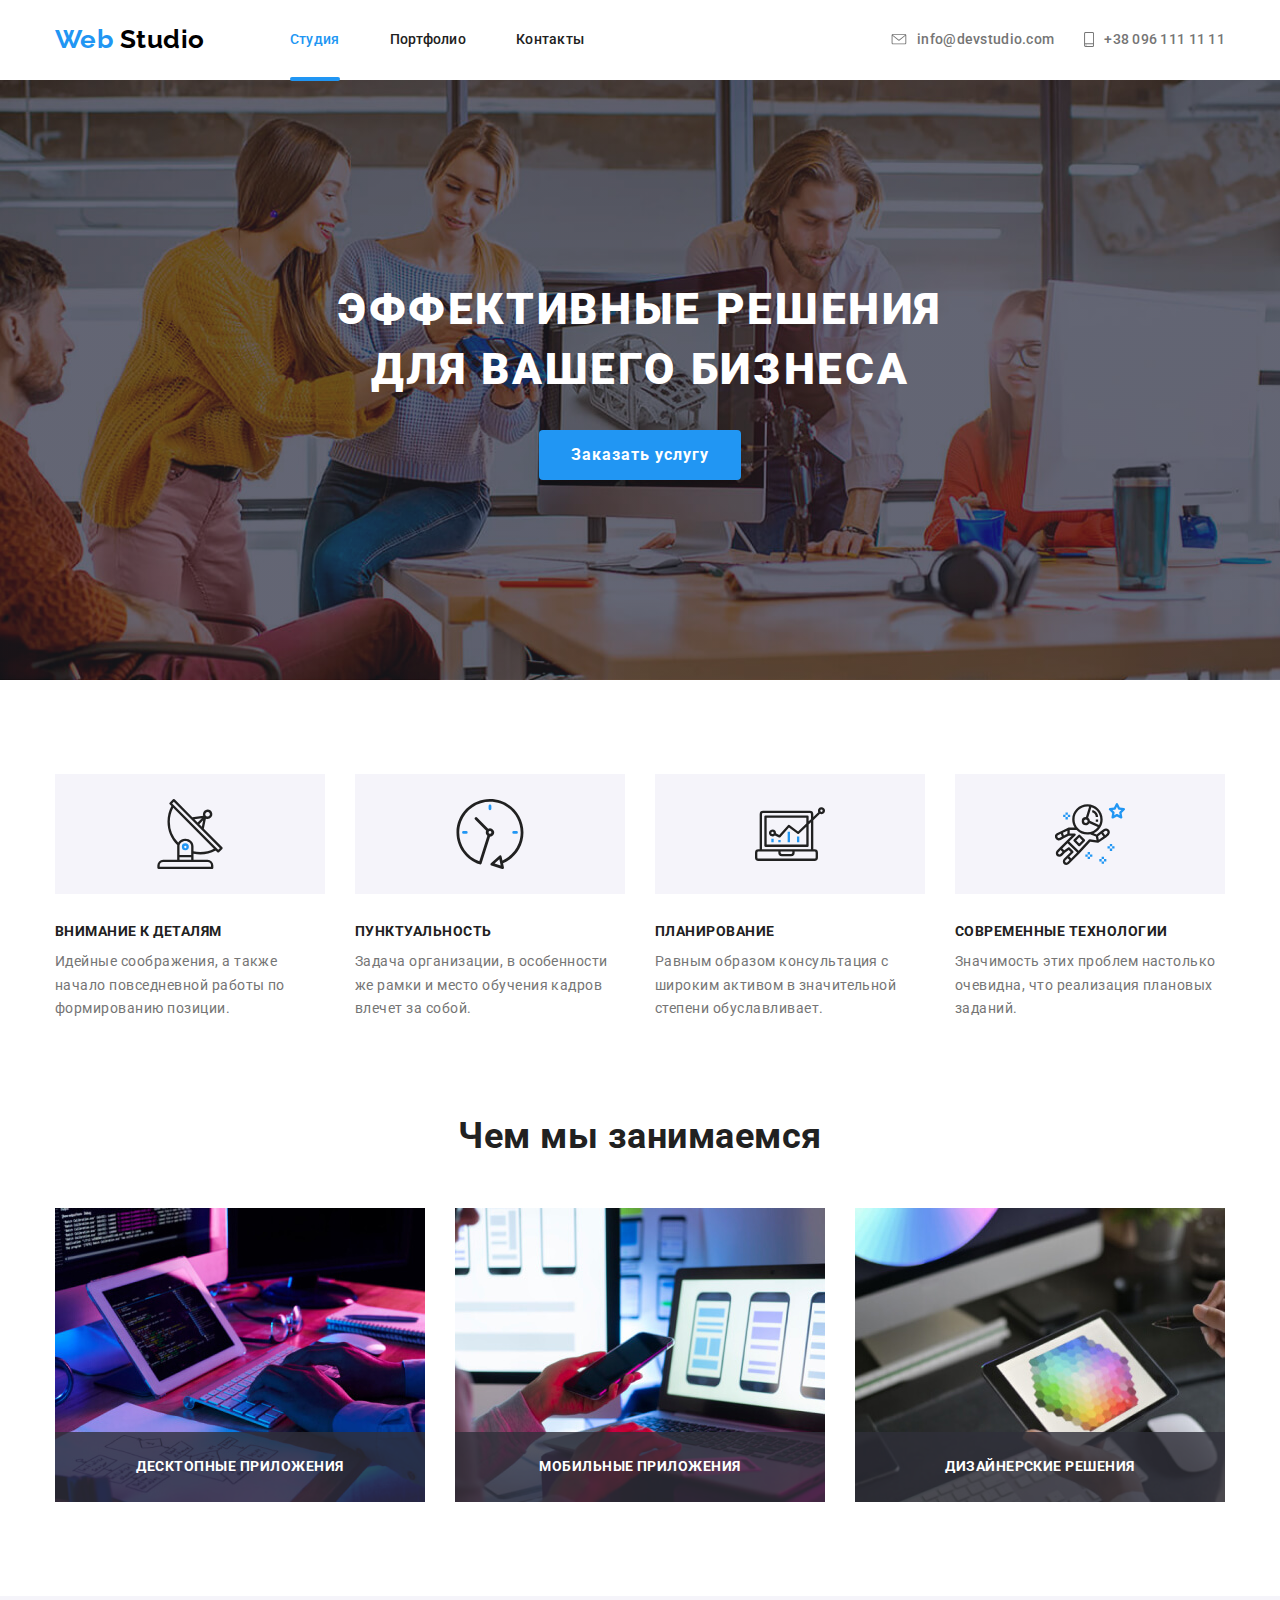
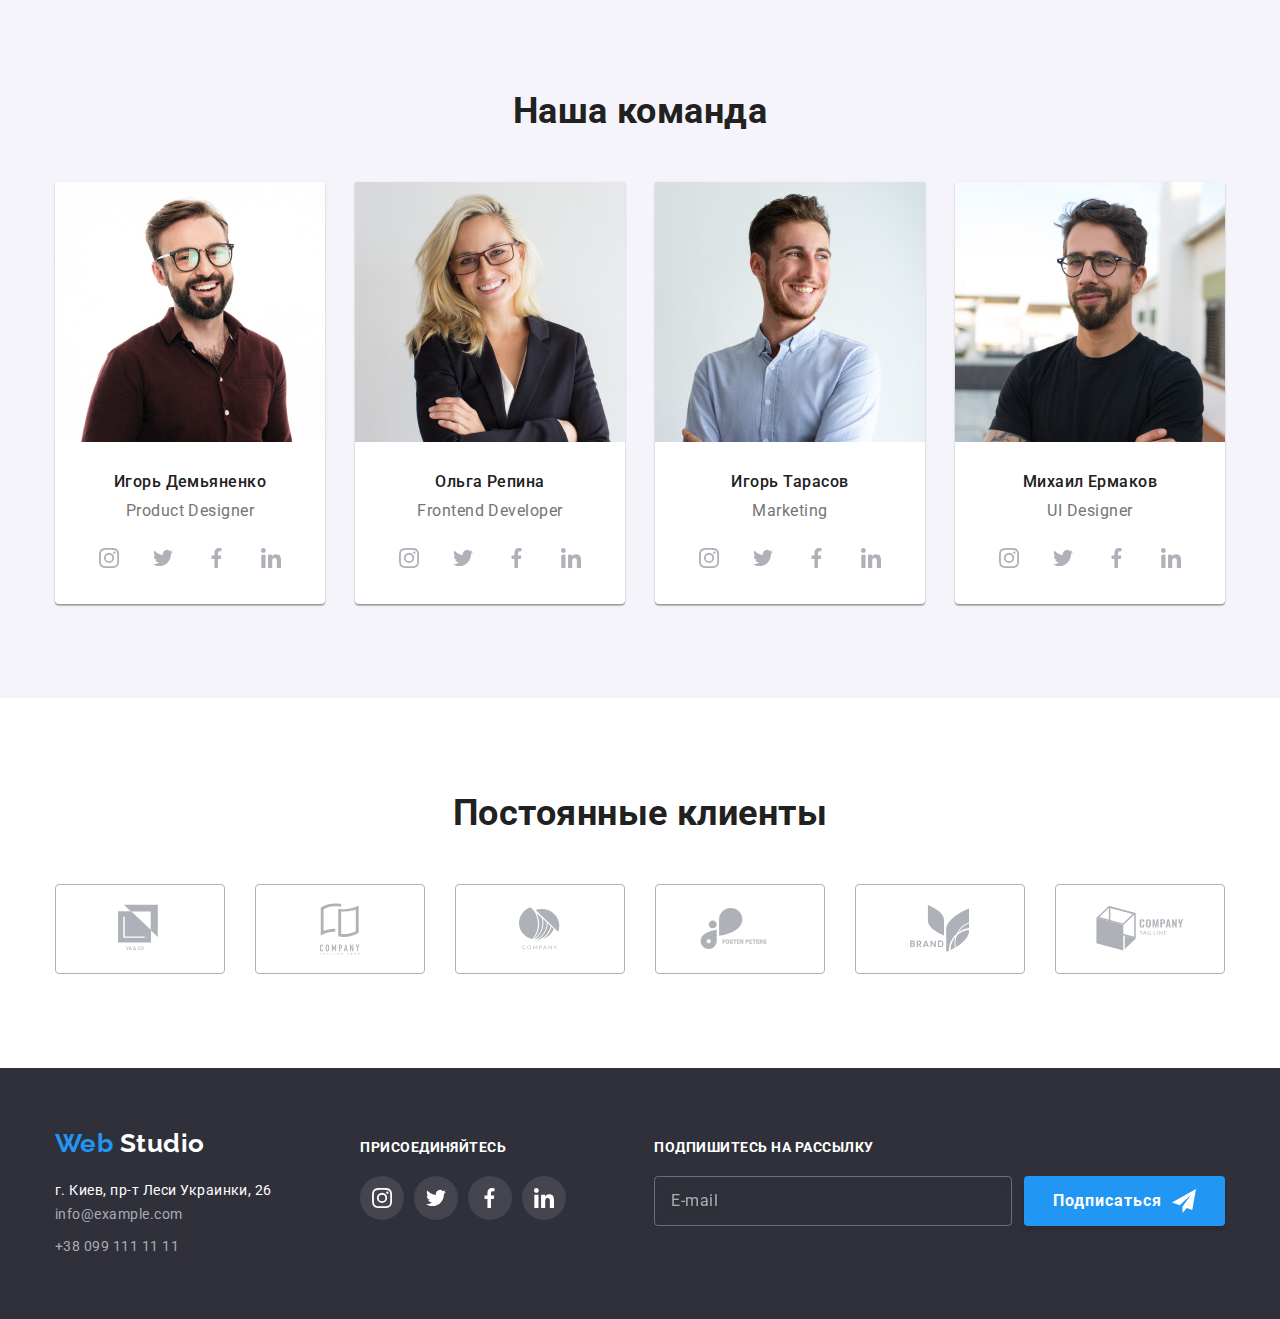
<file: index.html>
<!DOCTYPE html>
<html lang="ru">
  <head>
    <meta charset="UTF-8" />
    <meta name="viewport" content="width=device-width, initial-scale=1.0" />
    <title>Web Studio</title>
    <link
      href="https://fonts.googleapis.com/css2?family=Raleway:wght@700&family=Roboto:wght@400;500;700;900&display=swap"
      rel="stylesheet"
    />

    <link rel="stylesheet" href="./css/main.min.css" />
  </head>

  <body>
    <!--header-->
    <header class="header">
      <div class="container">
        <a class="webstudio link" href="./index.html" lang="en"
          ><span class="web">Web</span> Studio</a
        >
        <button
          type="button"
          class="menu"
          aria-expanded="false"
          aria-controls="menu-container"
          data-menu-button
        >
          <svg
            class="icon-menu"
            width="40"
            height="40"
            aria-label="Переключатель мобильного меню"
          >
            <use class="icon-menu-nav" href="./img/sprite.svg#icon-menu"></use>
            <use
              class="icon-close-nav"
              href="./img/sprite.svg#icon-close-nav"
            ></use>
          </svg>
        </button>

        <div class="menu-container" id="menu-container" data-menu>
          <ul class="site-nav-list list">
            <li class="item">
              <a
                class="link current"
                href="./index.html"
                aria-label="Перейти на главную страницу"
                >Студия</a
              >
            </li>
            <li class="item">
              <a
                class="link"
                href="./portfolio.html"
                aria-label="Перейти на страницу Портфолио"
                >Портфолио</a
              >
            </li>
            <li class="item">
              <a
                class="link"
                href="#contacts"
                aria-label="Перейти на страницу Контакты"
                >Контакты</a
              >
            </li>
          </ul>

          <ul class="header-contacts list">
            <li class="item">
              <a
                class="link"
                href="mailto:info@devstudio.com"
                aria-label="Отправить письмо"
              >
                <svg
                  class="header-contacts-icon envelope"
                  width="16"
                  height="11"
                >
                  <use href="./img/sprite.svg#icon-envelope"></use>
                </svg>
                info@devstudio.com</a
              >
            </li>
            <li>
              <a class="link" href="tel:+380961111111" aria-label="Позвонить">
                <svg class="header-contacts-icon" width="10" height="15">
                  <use href="./img/sprite.svg#icon-smartphone"></use></svg
                >+38 096 111 11 11</a
              >
            </li>
          </ul>

          <!-- </div> -->
        </div>
      </div>
    </header>

    <!--main-->
    <main class="main">
      <!--hero-section-->
      <section class="section hero">
        <!-- <div class="container"> -->
        <h1 class="hero-title">
          Эффективные решения <br />
          для вашего бизнеса
        </h1>
        <button data-modal-open class="modal-btn">Заказать услугу</button>
        <!-- </div> -->
      </section>

      <!-- section1-features-->
      <section class="section features">
        <div class="container">
          <h2 class="section-title" hidden>Особенности</h2>
          <ul class="features list">
            <li class="item">
              <div class="features-bg">
                <svg class="features-icon">
                  <use href="./img/sprite.svg#icon-antenna"></use>
                </svg>
              </div>
              <h3 class="title">Внимание к деталям</h3>
              <p class="description">
                Идейные соображения, а также начало повседневной работы по
                формированию позиции.
              </p>
            </li>
            <li class="item">
              <div class="features-bg">
                <svg class="features-icon">
                  <use href="./img/sprite.svg#icon-clock"></use>
                </svg>
              </div>
              <h3 class="title">Пунктуальность</h3>
              <p class="description">
                Задача организации, в особенности же рамки и место обучения
                кадров влечет за собой.
              </p>
            </li>
            <li class="item">
              <div class="features-bg">
                <svg class="features-icon">
                  <use href="./img/sprite.svg#icon-diagram"></use>
                </svg>
              </div>
              <h3 class="title">Планирование</h3>
              <p class="description">
                Равным образом консультация с широким активом в значительной
                степени обуславливает.
              </p>
            </li>
            <li class="item">
              <div class="features-bg">
                <svg class="features-icon">
                  <use href="./img/sprite.svg#icon-astronaut"></use>
                </svg>
              </div>
              <h3 class="title">Современные технологии</h3>
              <p class="description">
                Значимость этих проблем настолько очевидна, что реализация
                плановых заданий.
              </p>
            </li>
          </ul>
        </div>
      </section>

      <!--section2-skills-->
      <section class="section skills">
        <div class="container">
          <h2 class="section-title">Чем мы занимаемся</h2>
          <ul class="skills list">
            <li class="item">
              <picture>
                <source
                  srcset="
                    ./img/skills/laptop1.jpg 1x,
                    ./img/skills/laptop2.jpg 2x
                  "
                />

                <img
                  src="./img/skills/laptop1.jpg"
                  alt="Десктопные приложения"
                />
              </picture>
              <h3 class="title">Десктопные приложения</h3>
            </li>
            <li class="item">
              <picture>
                <source
                  srcset="
                    ./img/skills/mobile1.jpg 1x,
                    ./img/skills/mobile2.jpg 2x
                  "
                />

                <img
                  src="./img/skills/mobile1.jpg"
                  alt="Мобильные приложения"
                />
              </picture>
              <h3 class="title">Мобильные приложения</h3>
            </li>
            <li class="item">
              <picture>
                <source
                  srcset="
                    ./img/skills/design1.jpg 1x,
                    ./img/skills/design2.jpg 2x
                  "
                />

                <img
                  src="./img/skills/design1.jpg"
                  alt="Десктопные приложения"
                />
              </picture>
              <h3 class="title">Дизайнерские решения</h3>
            </li>
          </ul>
        </div>
      </section>

      <!--section3-team-->
      <section class="section team">
        <div class="container">
          <h2 class="section-title">Наша команда</h2>
          <ul class="team list">
            <li class="item">
              <picture>
                <source
                  srcset="
                    ./img/team/team1-mob1.jpg 1x,
                    ./img/team/team1-mob2.jpg 2x
                  "
                  media="(max-width: 767px)"
                />
                <source
                  srcset="
                    ./img/team/team1-desk1.jpg 1x,
                    ./img/team/team1-desk2.jpg 2x
                  "
                  media="(min-width: 1200px)"
                />
                <source
                  srcset="
                    ./img/team/team1-tab1.jpg 1x,
                    ./img/team/team1-tab2.jpg 2x
                  "
                  media="(min-width: 768px)"
                />

                <img src="./img/team/team1-tab1.jpg" alt="Игорь Демьяненко" />
              </picture>

              <div class="team-info">
                <h3 class="team-member">Игорь Демьяненко</h3>
                <p class="description" lang="en">Product Designer</p>
                <ul class="soc-netw-list list">
                  <li class="soc-netw">
                    <a class="link" href="" aria-label="Сcылка на Instagram">
                      <svg class="soc-icon">
                        <use href="./img/sprite.svg#icon-inst"></use>
                      </svg>
                    </a>
                  </li>
                  <li class="soc-netw">
                    <a class="link" href="" aria-label="Сcылка на Twitter">
                      <svg class="soc-icon">
                        <use href="./img/sprite.svg#icon-twitter"></use>
                      </svg>
                    </a>
                  </li>
                  <li class="soc-netw">
                    <a class="link" href="" aria-label="Сcылка на Facebook">
                      <svg class="soc-icon">
                        <use href="./img/sprite.svg#icon-fb"></use>
                      </svg>
                    </a>
                  </li>
                  <li class="soc-netw">
                    <a class="link" href="" aria-label="Сcылка на Linkedin">
                      <svg class="soc-icon">
                        <use href="./img/sprite.svg#icon-linkedin"></use>
                      </svg>
                    </a>
                  </li>
                </ul>
              </div>
            </li>
            <li class="item">
              <picture>
                <source
                  srcset="
                    ./img/team/team2-mob1.jpg 1x,
                    ./img/team/team2-mob2.jpg 2x
                  "
                  media="(max-width: 767px)"
                />
                <source
                  srcset="
                    ./img/team/team2-desk1.jpg 1x,
                    ./img/team/team2-desk2.jpg 2x
                  "
                  media="(min-width: 1200px)"
                />
                <source
                  srcset="
                    ./img/team/team2-tab1.jpg 1x,
                    ./img/team/team2-tab2.jpg 2x
                  "
                  media="(min-width: 768px)"
                />

                <img src="./img/team/team2-tab1.jpg" alt="Ольга Репина" />
              </picture>
              <div class="team-info">
                <h3 class="team-member">Ольга Репина</h3>
                <p class="description" lang="en">Frontend Developer</p>
                <ul class="soc-netw-list list">
                  <li class="soc-netw">
                    <a class="link" href="" aria-label="Сcылка на Instagram"
                      ><svg class="soc-icon">
                        <use href="./img/sprite.svg#icon-inst"></use></svg
                    ></a>
                  </li>
                  <li class="soc-netw">
                    <a class="link" href="" aria-label="Сcылка на Twitter"
                      ><svg class="soc-icon">
                        <use href="./img/sprite.svg#icon-twitter"></use></svg
                    ></a>
                  </li>
                  <li class="soc-netw">
                    <a class="link" href="" aria-label="Сcылка на Facebook"
                      ><svg class="soc-icon">
                        <use href="./img/sprite.svg#icon-fb"></use></svg
                    ></a>
                  </li>
                  <li class="soc-netw">
                    <a class="link" href="" aria-label="Сcылка на Linkedin"
                      ><svg class="soc-icon">
                        <use href="./img/sprite.svg#icon-linkedin"></use></svg
                    ></a>
                  </li>
                </ul>
              </div>
            </li>
            <li class="item">
              <picture>
                <source
                  srcset="
                    ./img/team/team3-mob1.jpg 1x,
                    ./img/team/team3-mob2.jpg 2x
                  "
                  media="(max-width: 767px)"
                />
                <source
                  srcset="
                    ./img/team/team3-desk1.jpg 1x,
                    ./img/team/team3-desk2.jpg 2x
                  "
                  media="(min-width: 1200px)"
                />
                <source
                  srcset="
                    ./img/team/team3-tab1.jpg 1x,
                    ./img/team/team3-tab2.jpg 2x
                  "
                  media="(min-width: 768px)"
                />

                <img src="./img/team/team3-tab1.jpg" alt="Игорь Тарасов" />
              </picture>
              <div class="team-info">
                <h3 class="team-member">Игорь Тарасов</h3>
                <p class="description" lang="en">Marketing</p>
                <ul class="soc-netw-list list">
                  <li class="soc-netw">
                    <a class="link" href="" aria-label="Сcылка на Instagram"
                      ><svg class="soc-icon">
                        <use href="./img/sprite.svg#icon-inst"></use></svg
                    ></a>
                  </li>
                  <li class="soc-netw">
                    <a class="link" href="" aria-label="Сcылка на Twitter"
                      ><svg class="soc-icon">
                        <use href="./img/sprite.svg#icon-twitter"></use></svg
                    ></a>
                  </li>
                  <li class="soc-netw">
                    <a class="link" href="" aria-label="Сcылка на Facebook"
                      ><svg class="soc-icon">
                        <use href="./img/sprite.svg#icon-fb"></use></svg
                    ></a>
                  </li>
                  <li class="soc-netw">
                    <a class="link" href="" aria-label="Сcылка на Linkedin">
                      <svg class="soc-icon">
                        <use href="./img/sprite.svg#icon-linkedin"></use></svg
                    ></a>
                  </li>
                </ul>
              </div>
            </li>

            <li class="item">
              <picture>
                <source
                  srcset="
                    ./img/team/team4-mob1.jpg 1x,
                    ./img/team/team4-mob2.jpg 2x
                  "
                  media="(max-width: 767px)"
                />
                <source
                  srcset="
                    ./img/team/team4-desk1.jpg 1x,
                    ./img/team/team4-desk2.jpg 2x
                  "
                  media="(min-width: 1200px)"
                />
                <source
                  srcset="
                    ./img/team/team4-tab1.jpg 1x,
                    ./img/team/team4-tab2.jpg 2x
                  "
                  media="(min-width: 768px)"
                />

                <img src="./img/team/team4-tab1.jpg" alt="Михаил Ермаков" />
              </picture>
              <div class="team-info">
                <h3 class="team-member">Михаил Ермаков</h3>
                <p class="description" lang="en">UI Designer</p>
                <ul class="soc-netw-list list">
                  <li class="soc-netw">
                    <a class="link" href="" aria-label="Сcылка на Instagram"
                      ><svg class="soc-icon">
                        <use href="./img/sprite.svg#icon-inst"></use></svg
                    ></a>
                  </li>
                  <li class="soc-netw">
                    <a class="link" href="" aria-label="Сcылка на Twitter"
                      ><svg class="soc-icon">
                        <use href="./img/sprite.svg#icon-twitter"></use></svg
                    ></a>
                  </li>
                  <li class="soc-netw">
                    <a class="link" href="" aria-label="Сcылка на Facebook"
                      ><svg class="soc-icon">
                        <use href="./img/sprite.svg#icon-fb"></use></svg
                    ></a>
                  </li>
                  <li class="soc-netw">
                    <a class="link" href="" aria-label="Сcылка на Linkedin"
                      ><svg class="soc-icon">
                        <use href="./img/sprite.svg#icon-linkedin"></use></svg
                    ></a>
                  </li>
                </ul>
              </div>
            </li>
          </ul>
        </div>
      </section>

      <!--section4-clients-->
      <section class="section clients">
        <div class="container">
          <h2 class="section-title">Постоянные клиенты</h2>
          <ul class="clients list">
            <li class="item">
              <a
                class="link"
                href=""
                aria-label="Перейти на сайт компании - постоянного клиента"
              >
                <svg class="clients-icon" width="44" height="52">
                  <use href="./img/sprite.svg#icon-logo1"></use>
                </svg>
              </a>
            </li>
            <li class="item">
              <a
                class="link"
                href=""
                aria-label="Перейти на сайт компании - постоянного клиента"
              >
                <svg class="clients-icon" width="40" height="52">
                  <use href="./img/sprite.svg#icon-logo2"></use>
                </svg>
              </a>
            </li>
            <li class="item">
              <a
                class="link"
                href=""
                aria-label="Перейти на сайт компании - постоянного клиента"
              >
                <svg class="clients-icon" width="41" height="43">
                  <use href="./img/sprite.svg#icon-logo3"></use>
                </svg>
              </a>
            </li>
            <li class="item">
              <a
                class="link"
                href=""
                aria-label="Перейти на сайт компании - постоянного клиента"
              >
                <svg class="clients-icon" width="80" height="42">
                  <use href="./img/sprite.svg#icon-logo4"></use>
                </svg>
              </a>
            </li>
            <li class="item">
              <a
                class="link"
                href=""
                aria-label="Перейти на сайт компании - постоянного клиента"
              >
                <svg class="clients-icon" width="59" height="47">
                  <use href="./img/sprite.svg#icon-logo5"></use>
                </svg>
              </a>
            </li>
            <li class="item">
              <a
                class="link"
                href=""
                aria-label="Перейти на сайт компании - постоянного клиента"
              >
                <svg class="clients-icon" width="88" height="45">
                  <use href="./img/sprite.svg#icon-logo6"></use>
                </svg>
              </a>
            </li>
          </ul>
        </div>
      </section>
      <!-- </div> -->
    </main>

    <!--footer-->
    <footer class="footer">
      <div class="container footer-container">
        <div class="wrapper-address" id="contacts">
          <a class="webstudio link" href="./index.html" lang="en"
            ><span class="web">Web</span> Studio</a
          >
          <address class="address">
            г. Киев, пр-т Леси Украинки, 26
            <ul class="footer-contacts list">
              <li class="item">
                <a
                  class="link"
                  href="mailto:info@example.com"
                  aria-label="Отправить письмо"
                  >info@example.com</a
                >
              </li>
              <li>
                <a class="link" href="tel:+380991111111" aria-label="Позвонить"
                  >+38 099 111 11 11</a
                >
              </li>
            </ul>
          </address>
        </div>
        <div class="wrapper-join-in">
          <p class="join-in">присоединяйтесь</p>
          <ul class="soc-netw-list list">
            <li class="soc-netw footer-link">
              <a class="link" href="" aria-label="Сcылка на Instagram"
                ><svg class="soc-icon-footer">
                  <use href="./img/sprite.svg#icon-inst"></use></svg
              ></a>
            </li>
            <li class="soc-netw footer-link">
              <a class="link" href="" aria-label="Сcылка на Twitter"
                ><svg class="soc-icon-footer">
                  <use href="./img/sprite.svg#icon-twitter"></use></svg
              ></a>
            </li>
            <li class="soc-netw footer-link">
              <a class="link" href="" aria-label="Сcылка на Facebook"
                ><svg class="soc-icon-footer">
                  <use href="./img/sprite.svg#icon-fb"></use></svg
              ></a>
            </li>
            <li class="soc-netw footer-link">
              <a class="link" href="" aria-label="Сcылка на Linkedin"
                ><svg class="soc-icon-footer">
                  <use href="./img/sprite.svg#icon-linkedin"></use></svg
              ></a>
            </li>
          </ul>
        </div>
        <div class="wrapper-subscribe">
          <p class="subscribe">Подпишитесь на рассылку</p>

          <form class="subscribe-form">
            <input
              class="subscribe-form-input"
              type="email"
              name="user-email"
              placeholder="E-mail"
            />
            <button type="submit" class="form-btn">
              Подписаться
              <svg class="form-btn-icon" width="24" height="24">
                <use href="./img/sprite.svg#icon-icon-send"></use>
              </svg>
            </button>
          </form>
        </div>
      </div>
    </footer>

    <!--modal window  -->
    <div class="backdrop is-hidden" data-modal>
      <!-- <div class="modal"> -->
      <form class="modal-form">
        <p class="modal-text">Оставьте свои данные, мы вам перезвоним</p>
        <button type="button" class="close-btn" data-modal-close>
          <svg class="close-btn-icon" width="18" height="18">
            <use href="./img/sprite.svg#icon-close"></use>
          </svg>
        </button>
        <label class="form-field">
          <input
            class="modal-form-input"
            type="text"
            name="user-name"
            placeholder=" "
            required
            minlength="2"
          />
          <span class="label">Имя</span>
          <svg class="modal-form-icon">
            <use href="./img/sprite.svg#icon-name"></use>
          </svg>
        </label>
        <label class="form-field">
          <input
            class="modal-form-input"
            type="tel"
            name="user-tel"
            placeholder=" "
            required
            pattern="[0-9]{3}-[0-9]{3}-[0-9]{2}-[0-9]{2}"
          />
          <span class="label">Телефон</span>
          <svg class="modal-form-icon">
            <use href="./img/sprite.svg#icon-tel"></use>
          </svg>
        </label>
        <label class="form-field">
          <input
            class="modal-form-input"
            type="email"
            name="user-email"
            placeholder=" "
          />
          <span class="label">Почта</span>
          <svg class="modal-form-icon">
            <use href="./img/sprite.svg#icon-email"></use>
          </svg>
        </label>
        <label class="form-field comment">
          <textarea
            class="comment-form-input"
            name="user-comment"
            placeholder="Введите текст"
          ></textarea>
          <span class="label">Комментарий</span>
        </label>
        <label class="checkbox-label"
          ><input
            class="checkbox"
            type="checkbox"
            name="user-agreement"
            value="user-agreement"
          />
          <svg class="icon-check" width="15" height="15">
            <use href="./img/sprite.svg#icon-icon-check"></use>
          </svg>
          <span class="agreement-text"
            >Соглашаюсь с рассылкой и принимаю
            <a class="agreement-link" href="">Условия договора</a></span
          ></label
        >
        <button type="submit" class="send-btn">Отправить</button>
      </form>
    </div>
    <!-- </div> -->
    <script src="./js/modal.js"></script>
    <script src="./js/menu.js"></script>
  </body>
</html>
</file>
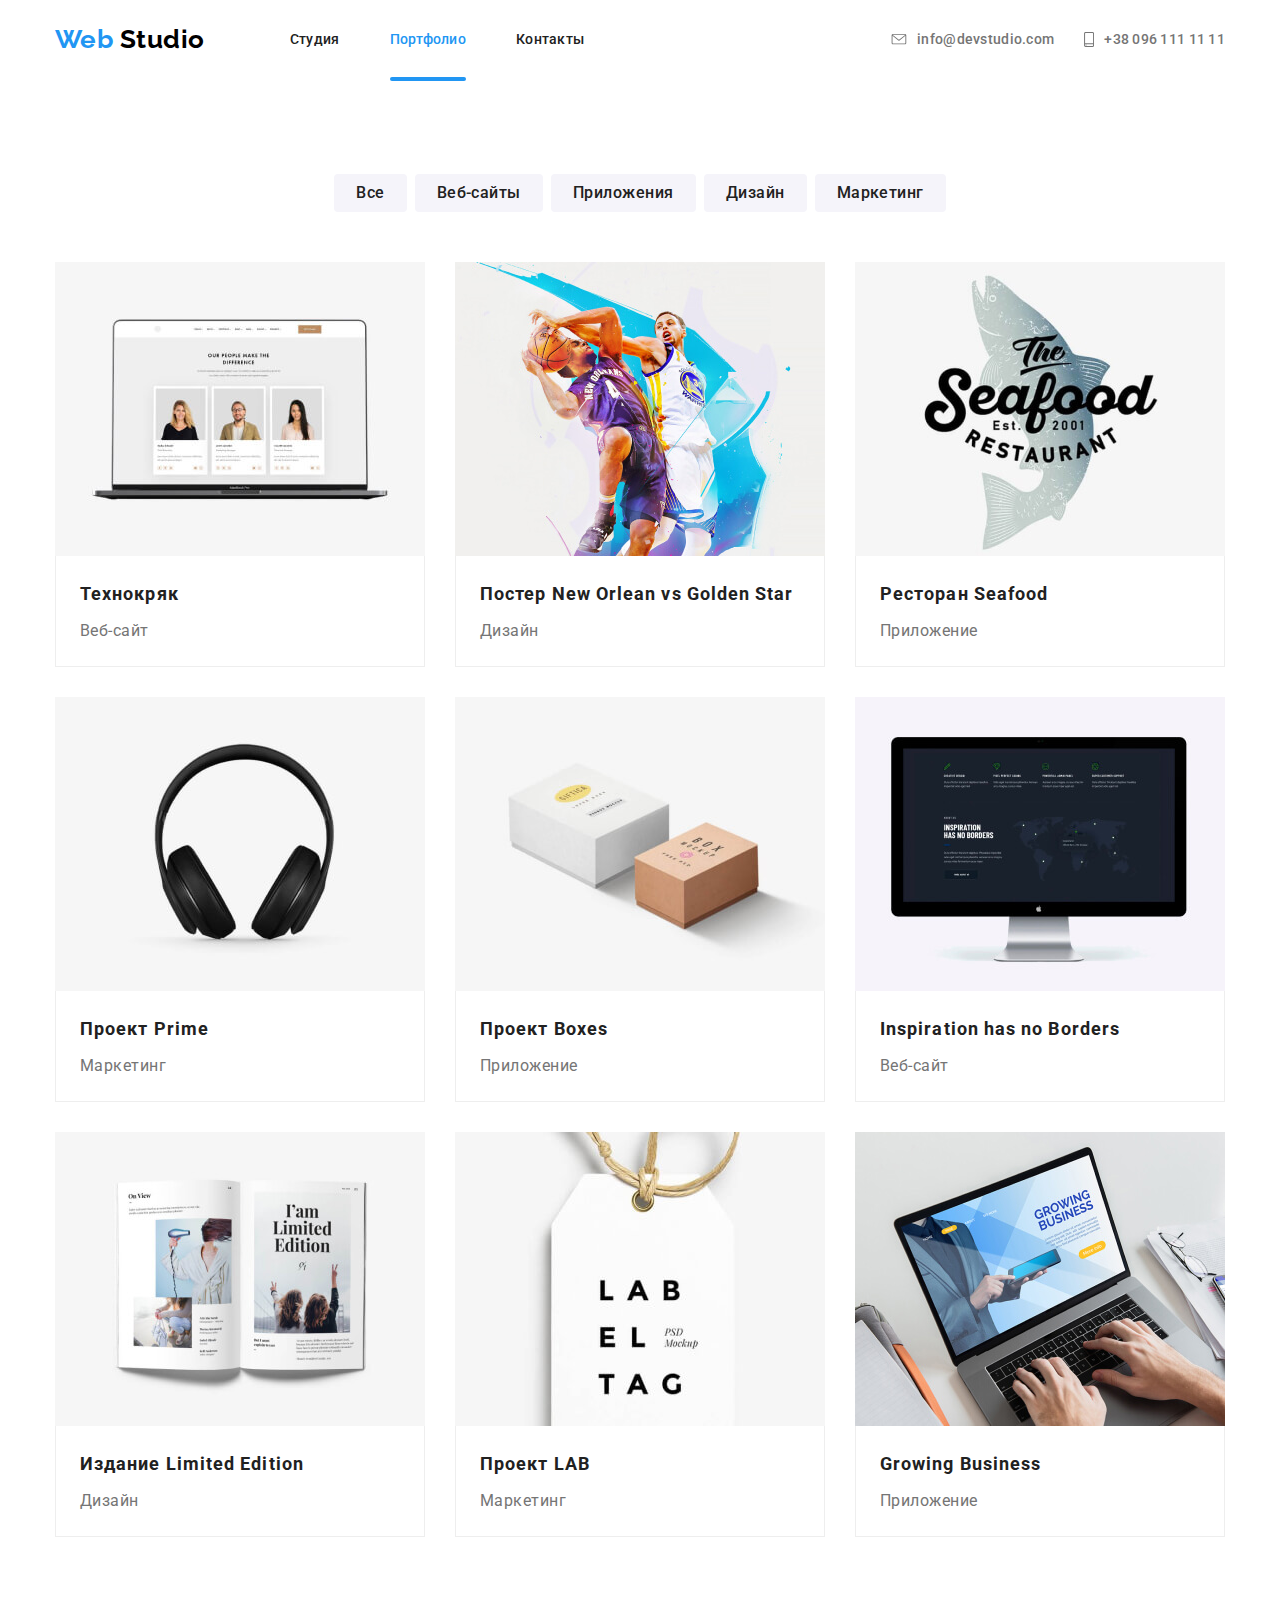
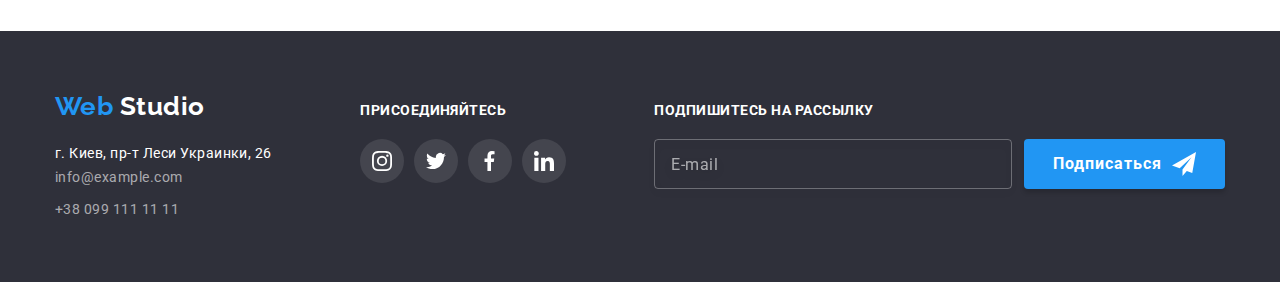
<file: portfolio.html>
<!DOCTYPE html>
<html lang="ru">
  <head>
    <meta charset="UTF-8" />
    <meta name="viewport" content="width=device-width, initial-scale=1.0" />
    <title>Portfolio</title>
    <link
      href="https://fonts.googleapis.com/css2?family=Raleway:wght@700&family=Roboto:wght@400;500;700;900&display=swap"
      rel="stylesheet"
    />
    <!-- <link rel="stylesheet" href="./css/style.css" /> -->
    <!-- <link rel="stylesheet" href="./css/normalize.css" /> -->
    <link rel="stylesheet" href="./css/main.min.css" />
  </head>

  <body>
    <!--header-->
    <header class="header">
      <div class="container header-container">
        <!-- <div class="nav-container"> -->
        <!-- <nav class="site-nav"> -->
        <a class="webstudio link" href="./index.html" lang="en"
          ><span class="web">Web</span> Studio</a
        >
        <button
          type="button"
          class="menu"
          aria-expanded="false"
          aria-controls="menu-container"
          data-menu-button
        >
          <svg
            class="icon-menu"
            width="40"
            height="40"
            aria-label="Переключатель мобильного меню"
          >
            <use class="icon-menu-nav" href="./img/sprite.svg#icon-menu"></use>
            <use
              class="icon-close-nav"
              href="./img/sprite.svg#icon-close-nav"
            ></use>
          </svg>
        </button>

        <div class="menu-container" id="menu-container" data-menu>
          <!-- <nav class="site-nav"> -->
          <!-- <a class="webstudio link" href="./index.html" lang="en" -->
          <!-- ><span class="web">Web</span> Studio</a -->
          <!-- > -->

          <ul class="site-nav-list list">
            <li class="item">
              <a
                class="link"
                href="./index.html"
                aria-label="Перейти на главную страницу"
                >Студия</a
              >
            </li>
            <li class="item">
              <a
                class="link current"
                href="./portfolio.html"
                aria-label="Перейти на страницу Портфолио"
                >Портфолио</a
              >
            </li>
            <li class="item">
              <a
                class="link"
                href="#contacts"
                aria-label="Перейти на страницу Контакты"
                >Контакты</a
              >
            </li>
          </ul>

          <!-- </nav> -->
          <!-- <div class="contacts-container"> -->

          <ul class="header-contacts list">
            <li class="item">
              <a
                class="link"
                href="mailto:info@devstudio.com"
                aria-label="Отправить письмо"
              >
                <svg
                  class="header-contacts-icon envelope"
                  width="16"
                  height="11"
                >
                  <use href="./img/sprite.svg#icon-envelope"></use>
                </svg>
                info@devstudio.com</a
              >
            </li>
            <li>
              <a class="link" href="tel:+380961111111" aria-label="Позвонить">
                <svg class="header-contacts-icon" width="10" height="15">
                  <use href="./img/sprite.svg#icon-smartphone"></use></svg
                >+38 096 111 11 11</a
              >
            </li>
          </ul>

          <!-- </div> -->
        </div>
      </div>
    </header>
    <!-- main -->
    <main>
      <!-- section-portfolio -->
      <section class="section portfolio">
        <div class="container">
          <h1 hidden>Портфолио</h1>
          <ul class="filter-list list">
            <li class="item">
              <button type="button" class="filter-btn">Все</button>
            </li>
            <li class="item">
              <button type="button" class="filter-btn">Веб-сайты</button>
            </li>
            <li class="item">
              <button type="button" class="filter-btn">Приложения</button>
            </li>
            <li class="item">
              <button type="button" class="filter-btn">Дизайн</button>
            </li>
            <li class="item">
              <button type="button" class="filter-btn">Маркетинг</button>
            </li>
          </ul>

          <ul class="portfolio-projects list">
            <li class="item">
              <a class="link" href="">
                <div class="portfolio-card">
                  <picture>
                    <source
                      srcset="
                        ./img/portfolio/port1-mob1.jpg 1x,
                        ./img/portfolio/port1-mob2.jpg 2x
                      "
                      media="(max-width: 767px)"
                    />
                    <source
                      srcset="
                        ./img/portfolio/port1-desk1.jpg 1x,
                        ./img/portfolio/port1-desk2.jpg 2x
                      "
                      media="(min-width: 1200px)"
                    />
                    <source
                      srcset="
                        ./img/portfolio/port1-tab1.jpg 1x,
                        ./img/portfolio/port1-tab2.jpg 2x
                      "
                      media="(min-width: 768px)"
                    />

                    <img
                      src="./img/portfolio/port1-tab1.jpg"
                      alt="Страница сайта"
                    />
                  </picture>
                  <p class="overlay">
                    Технокряк это современная площадка распространения
                    коронавируса. Компании используют эту платформу для
                    цифрового шпионажа и атак на защищённые сервера конкурентов.
                  </p>
                </div>
                <div class="projects-border">
                  <h2 class="title">Технокряк</h2>
                  <p class="subtitle">Веб-сайт</p>
                </div></a
              >
            </li>
            <li class="item">
              <a class="link" href="">
                <div class="portfolio-card">
                  <picture>
                    <source
                      srcset="
                        ./img/portfolio/port2-mob1.jpg 1x,
                        ./img/portfolio/port2-mob2.jpg 2x
                      "
                      media="(max-width: 767px)"
                    />
                    <source
                      srcset="
                        ./img/portfolio/port2-desk1.jpg 1x,
                        ./img/portfolio/port2-desk2.jpg 2x
                      "
                      media="(min-width: 1200px)"
                    />
                    <source
                      srcset="
                        ./img/portfolio/port2-tab1.jpg 1x,
                        ./img/portfolio/port2-tab2.jpg 2x
                      "
                      media="(min-width: 768px)"
                    />

                    <img
                      src="./img/portfolio/port2-tab1.jpg"
                      alt="Постер с баскетболистами"
                    />
                  </picture>
                  <p class="overlay">
                    Технокряк это современная площадка распространения
                    коронавируса. Компании используют эту платформу для
                    цифрового шпионажа и атак на защищённые сервера конкурентов.
                  </p>
                </div>
                <div class="projects-border">
                  <h2 class="title clip">
                    Постер <span lang="en">New Orlean vs Golden Star</span>
                  </h2>
                  <p class="subtitle">Дизайн</p>
                </div></a
              >
            </li>
            <li class="item">
              <a class="link" href="">
                <div class="portfolio-card">
                  <picture>
                    <source
                      srcset="
                        ./img/portfolio/port3-mob1.jpg 1x,
                        ./img/portfolio/port3-mob2.jpg 2x
                      "
                      media="(max-width: 767px)"
                    />
                    <source
                      srcset="
                        ./img/portfolio/port3-desk1.jpg 1x,
                        ./img/portfolio/port3-desk2.jpg 2x
                      "
                      media="(min-width: 1200px)"
                    />
                    <source
                      srcset="
                        ./img/portfolio/port3-tab1.jpg 1x,
                        ./img/portfolio/port3-tab2.jpg 2x
                      "
                      media="(min-width: 768px)"
                    />

                    <img
                      src="./img/portfolio/port3-tab1.jpg"
                      alt="Логотип ресторана морепродуктов"
                    />
                  </picture>
                  <p class="overlay">
                    Технокряк это современная площадка распространения
                    коронавируса. Компании используют эту платформу для
                    цифрового шпионажа и атак на защищённые сервера конкурентов.
                  </p>
                </div>
                <div class="projects-border">
                  <h2 class="title">Ресторан <span lang="en">Seafood</span></h2>
                  <p class="subtitle">Приложение</p>
                </div></a
              >
            </li>

            <li class="item">
              <a class="link" href="">
                <div class="portfolio-card">
                  <picture>
                    <source
                      srcset="
                        ./img/portfolio/port4-mob1.jpg 1x,
                        ./img/portfolio/port4-mob2.jpg 2x
                      "
                      media="(max-width: 767px)"
                    />
                    <source
                      srcset="
                        ./img/portfolio/port4-desk1.jpg 1x,
                        ./img/portfolio/port4-desk2.jpg 2x
                      "
                      media="(min-width: 1200px)"
                    />
                    <source
                      srcset="
                        ./img/portfolio/port4-tab1.jpg 1x,
                        ./img/portfolio/port4-tab2.jpg 2x
                      "
                      media="(min-width: 768px)"
                    />

                    <img src="./img/portfolio/port4-tab1.jpg" alt="Наушники" />
                  </picture>
                  <p class="overlay">
                    Технокряк это современная площадка распространения
                    коронавируса. Компании используют эту платформу для
                    цифрового шпионажа и атак на защищённые сервера конкурентов.
                  </p>
                </div>
                <div class="projects-border">
                  <h2 class="title">Проект <span lang="en">Prime</span></h2>
                  <p class="subtitle">Маркетинг</p>
                </div></a
              >
            </li>
            <li class="item">
              <a class="link" href="">
                <div class="portfolio-card">
                  <picture>
                    <source
                      srcset="
                        ./img/portfolio/port5-mob1.jpg 1x,
                        ./img/portfolio/port5-mob2.jpg 2x
                      "
                      media="(max-width: 767px)"
                    />
                    <source
                      srcset="
                        ./img/portfolio/port5-desk1.jpg 1x,
                        ./img/portfolio/port5-desk2.jpg 2x
                      "
                      media="(min-width: 1200px)"
                    />
                    <source
                      srcset="
                        ./img/portfolio/port5-tab1.jpg 1x,
                        ./img/portfolio/port5-tab2.jpg 2x
                      "
                      media="(min-width: 768px)"
                    />

                    <img src="./img/portfolio/port5-tab1.jpg" alt="Коробки" />
                  </picture>
                  <p class="overlay">
                    Технокряк это современная площадка распространения
                    коронавируса. Компании используют эту платформу для
                    цифрового шпионажа и атак на защищённые сервера конкурентов.
                  </p>
                </div>
                <div class="projects-border">
                  <h2 class="title">Проект <span lang="en">Boxes</span></h2>
                  <p class="subtitle">Приложение</p>
                </div></a
              >
            </li>
            <li class="item">
              <a class="link" href="">
                <div class="portfolio-card">
                  <picture>
                    <source
                      srcset="
                        ./img/portfolio/port6-mob1.jpg 1x,
                        ./img/portfolio/port6-mob2.jpg 2x
                      "
                      media="(max-width: 767px)"
                    />
                    <source
                      srcset="
                        ./img/portfolio/port6-desk1.jpg 1x,
                        ./img/portfolio/port6-desk2.jpg 2x
                      "
                      media="(min-width: 1200px)"
                    />
                    <source
                      srcset="
                        ./img/portfolio/port6-tab1.jpg 1x,
                        ./img/portfolio/port6-tab2.jpg 2x
                      "
                      media="(min-width: 768px)"
                    />

                    <img
                      src="./img/portfolio/port6-tab1.jpg"
                      alt="Монитор компьтера"
                    />
                  </picture>
                  <p class="overlay">
                    Технокряк это современная площадка распространения
                    коронавируса. Компании используют эту платформу для
                    цифрового шпионажа и атак на защищённые сервера конкурентов.
                  </p>
                </div>
                <div class="projects-border">
                  <h2 class="title" lang="en">Inspiration has no Borders</h2>
                  <p class="subtitle">Веб-сайт</p>
                </div></a
              >
            </li>
            <li class="item">
              <a class="link" href="">
                <div class="portfolio-card">
                  <picture>
                    <source
                      srcset="
                        ./img/portfolio/port7-mob1.jpg 1x,
                        ./img/portfolio/port7-mob2.jpg 2x
                      "
                      media="(max-width: 767px)"
                    />
                    <source
                      srcset="
                        ./img/portfolio/port7-desk1.jpg 1x,
                        ./img/portfolio/port7-desk2.jpg 2x
                      "
                      media="(min-width: 1200px)"
                    />
                    <source
                      srcset="
                        ./img/portfolio/port7-tab1.jpg 1x,
                        ./img/portfolio/port7-tab2.jpg 2x
                      "
                      media="(min-width: 768px)"
                    />

                    <img src="./img/portfolio/port7-tab1.jpg" alt="Книга" />
                  </picture>
                  <p class="overlay">
                    Технокряк это современная площадка распространения
                    коронавируса. Компании используют эту платформу для
                    цифрового шпионажа и атак на защищённые сервера конкурентов.
                  </p>
                </div>
                <div class="projects-border">
                  <h2 class="title">
                    Издание <span lang="en">Limited Edition</span>
                  </h2>
                  <p class="subtitle">Дизайн</p>
                </div></a
              >
            </li>
            <li class="item">
              <a class="link" href="">
                <div class="portfolio-card">
                  <picture>
                    <source
                      srcset="
                        ./img/portfolio/port8-mob1.jpg 1x,
                        ./img/portfolio/port8-mob2.jpg 2x
                      "
                      media="(max-width: 767px)"
                    />
                    <source
                      srcset="
                        ./img/portfolio/port8-desk1.jpg 1x,
                        ./img/portfolio/port8-desk2.jpg 2x
                      "
                      media="(min-width: 1200px)"
                    />
                    <source
                      srcset="
                        ./img/portfolio/port8-tab1.jpg 1x,
                        ./img/portfolio/port8-tab2.jpg 2x
                      "
                      media="(min-width: 768px)"
                    />

                    <img src="./img/portfolio/port8-tab1.jpg" alt="Лейбл" />
                  </picture>
                  <p class="overlay">
                    Технокряк это современная площадка распространения
                    коронавируса. Компании используют эту платформу для
                    цифрового шпионажа и атак на защищённые сервера конкурентов.
                  </p>
                </div>
                <div class="projects-border">
                  <h2 class="title">Проект <span lang="en">LAB</span></h2>
                  <p class="subtitle">Маркетинг</p>
                </div></a
              >
            </li>
            <li class="item">
              <a class="link" href="">
                <div class="portfolio-card">
                  <picture>
                    <source
                      srcset="
                        ./img/portfolio/port9-mob1.jpg 1x,
                        ./img/portfolio/port9-mob2.jpg 2x
                      "
                      media="(max-width: 767px)"
                    />
                    <source
                      srcset="
                        ./img/portfolio/port9-desk1.jpg 1x,
                        ./img/portfolio/port9-desk2.jpg 2x
                      "
                      media="(min-width: 1200px)"
                    />
                    <source
                      srcset="
                        ./img/portfolio/port9-tab1.jpg 1x,
                        ./img/portfolio/port9-tab2.jpg 2x
                      "
                      media="(min-width: 768px)"
                    />

                    <img
                      src="./img/portfolio/port9-tab1.jpg"
                      alt="Человек за ноутбуком"
                    />
                  </picture>
                  <p class="overlay">
                    Технокряк это современная площадка распространения
                    коронавируса. Компании используют эту платформу для
                    цифрового шпионажа и атак на защищённые сервера конкурентов.
                  </p>
                </div>
                <div class="projects-border">
                  <h2 class="title" lang="en">Growing Business</h2>
                  <p class="subtitle">Приложение</p>
                </div></a
              >
            </li>
          </ul>
        </div>
      </section>
    </main>
    <!--footer-->
    <footer class="footer">
      <div class="container footer-container">
        <div class="wrapper-address" id="contacts">
          <a class="webstudio link" href="./index.html" lang="en"
            ><span class="web">Web</span> Studio</a
          >
          <address class="address">
            г. Киев, пр-т Леси Украинки, 26
            <ul class="footer-contacts list">
              <li class="item">
                <a
                  class="link"
                  href="mailto:info@example.com"
                  aria-label="Отправить письмо"
                  >info@example.com</a
                >
              </li>
              <li>
                <a class="link" href="tel:+380991111111" aria-label="Позвонить"
                  >+38 099 111 11 11</a
                >
              </li>
            </ul>
          </address>
        </div>
        <div class="wrapper-join-in">
          <p class="join-in">присоединяйтесь</p>
          <ul class="soc-netw-list list">
            <li class="soc-netw footer-link">
              <a class="link" href="" aria-label="Сcылка на Instagram"
                ><svg class="soc-icon-footer">
                  <use href="./img/sprite.svg#icon-inst"></use></svg
              ></a>
            </li>
            <li class="soc-netw footer-link">
              <a class="link" href="" aria-label="Сcылка на Twitter"
                ><svg class="soc-icon-footer">
                  <use href="./img/sprite.svg#icon-twitter"></use></svg
              ></a>
            </li>
            <li class="soc-netw footer-link">
              <a class="link" href="" aria-label="Сcылка на Facebook"
                ><svg class="soc-icon-footer">
                  <use href="./img/sprite.svg#icon-fb"></use></svg
              ></a>
            </li>
            <li class="soc-netw footer-link">
              <a class="link" href="" aria-label="Сcылка на Linkedin"
                ><svg class="soc-icon-footer">
                  <use href="./img/sprite.svg#icon-linkedin"></use></svg
              ></a>
            </li>
          </ul>
        </div>
        <div class="wrapper-subscribe">
          <p class="subscribe">Подпишитесь на рассылку</p>
          <form class="subscribe-form">
            <input
              class="subscribe-form-input"
              type="email"
              name="user-email"
              placeholder="E-mail"
            />
            <button type="submit" class="form-btn">
              Подписаться
              <svg class="form-btn-icon" width="24" height="24">
                <use href="./img/sprite.svg#icon-icon-send"></use>
              </svg>
            </button>
          </form>
        </div>
      </div>
    </footer>
    <script src="./js/menu.js"></script>
  </body>
</html>
</file>
<file: css/main.min.css>
/*! modern-normalize v0.7.0 | MIT License | https://github.com/sindresorhus/modern-normalize */*,*::before,*::after{box-sizing:border-box}:root{-moz-tab-size:4;tab-size:4}html{line-height:1.15;-webkit-text-size-adjust:100%}body{margin:0}body{font-family:system-ui,-apple-system,"Segoe UI",Roboto,Helvetica,Arial,sans-serif,"Apple Color Emoji","Segoe UI Emoji"}hr{height:0}abbr[title]{text-decoration:underline dotted}b,strong{font-weight:bolder}code,kbd,samp,pre{font-family:ui-monospace, SFMono-Regular, Consolas, 'Liberation Mono', Menlo, monospace;font-size:1em}small{font-size:80%}sub,sup{font-size:75%;line-height:0;position:relative;vertical-align:baseline}sub{bottom:-0.25em}sup{top:-0.5em}button,input,optgroup,select,textarea{font-family:inherit;font-size:100%;line-height:1.15;margin:0}button,select{text-transform:none}button,[type='button'],[type='reset'],[type='submit']{-webkit-appearance:button}::-moz-focus-inner{border-style:none;padding:0}:-moz-focusring{outline:1px dotted ButtonText}:-moz-ui-invalid{box-shadow:none}legend{padding:0}progress{vertical-align:baseline}::-webkit-inner-spin-button,::-webkit-outer-spin-button{height:auto}[type='search']{-webkit-appearance:textfield;outline-offset:-2px}::-webkit-search-decoration{-webkit-appearance:none}::-webkit-file-upload-button{-webkit-appearance:button;font:inherit}summary{display:list-item}html{box-sizing:border-box}*,*::before,*::after{box-sizing:inherit}img{display:block;max-width:100%;height:auto}body{font-family:"Roboto",sans-serif;background-color:#fff;color:#212121;letter-spacing:0.03em}@media screen and (max-width: 767px){body{padding-top:60px}}@media screen and (min-width: 768px){body{padding-top:80px}}body.modal-open{overflow:hidden}.list{padding:0;margin:0;list-style:none}@media screen and (min-width: 768px){.list{display:flex;flex-wrap:wrap}}.link{display:block;text-decoration:none}button{font-family:inherit;color:inherit;letter-spacing:inherit;border:none}h1,h2,h3,p{margin:0;padding:0}.container{padding-left:15px;padding-right:15px;margin:0 auto}@media screen and (max-width: 767px){.container{max-width:480px}}@media screen and (min-width: 768px){.container{width:768px}}@media screen and (min-width: 1200px){.container{width:1200px}}@media screen and (max-width: 1199px){.section{padding-top:60px;padding-bottom:60px}}@media screen and (min-width: 1200px){.section{padding-top:94px;padding-bottom:94px}}.section-title{text-align:center}@media screen and (max-width: 1199px){.section-title{font-size:28px;line-height:1.18;margin-bottom:30px}}@media screen and (min-width: 1200px){.section-title{font-size:36px;line-height:1.17;margin-bottom:50px}}.header{position:fixed;width:100%;min-height:60px;top:0;z-index:100;background-color:#fff}.webstudio{display:block;font-family:"Raleway",sans-serif;font-weight:700;font-size:24px;line-height:1.17;transition:color 250ms cubic-bezier(0.4, 0, 0.2, 1)}@media screen and (min-width: 1200px){.webstudio{font-size:26px;line-height:1.19}}.web{color:#2196f3}.header .webstudio{padding-top:16px;padding-bottom:16px;color:#000}@media screen and (min-width: 768px){.header .webstudio{padding-top:24px;padding-bottom:25px;margin-right:85px}}@media screen and (max-width: 767px){.site-nav-list{padding-bottom:60px}}@media screen and (max-width: 767px){.site-nav-list .item:not(:last-child){margin-bottom:40px}}@media screen and (min-width: 768px){.site-nav-list .item:not(:last-child){margin-right:50px}}@media screen and (max-width: 1199px){.header-contacts{flex-direction:column;align-items:flex-start}}@media screen and (max-width: 767px){.header-contacts .item:not(:last-child){margin-bottom:16px}}@media screen and (min-width: 768px) and (max-width: 1199px){.header-contacts .item:not(:last-child){margin-bottom:10px}}@media screen and (min-width: 1200px){.header-contacts .item:not(:last-child){margin-right:30px}}.site-nav-list .link,.header-contacts .link{font-weight:500;font-size:18px;line-height:1.17;letter-spacing:0.02em;transition:color 250ms cubic-bezier(0.4, 0, 0.2, 1)}@media screen and (min-width: 768px){.site-nav-list .link,.header-contacts .link{font-size:14px;line-height:1.14}}.site-nav-list .link{display:inline-block;color:#212121}@media screen and (min-width: 768px){.site-nav-list .link{padding-top:32px;padding-bottom:32px}}.header-contacts .link{display:flex;justify-content:center;align-items:center;color:#757575}@media screen and (min-width: 1200px){.header-contacts .link{padding-top:32px;padding-bottom:32px}}.header-contacts-icon{margin-right:10px;fill:currentColor}.link:hover,.link:focus{color:#2196f3}.site-nav-list .link.current{color:#2196f3}.current{position:relative}.current:after{position:absolute;content:'';display:block;width:100%;height:4px;background-color:#2196f3;bottom:-1px;border-radius:2px}@media screen and (max-width: 767px){.current:after{bottom:-8px}}.header .container{display:flex;align-items:center;justify-content:space-between}.hero{margin:auto;background-repeat:no-repeat;background-position:center;background-size:cover;text-align:center;background-color:#212121}@media screen and (max-width: 767px){.hero{max-width:480px;padding-top:118px;padding-bottom:118px;background-image:linear-gradient(rgba(47,48,58,0.4), rgba(47,48,58,0.4)),url(../img/hero/hero-mob1.jpg)}}@media screen and (min-device-pixel-ratio: 2), screen and (-webkit-min-device-pixel-ratio: 2), screen and (-o-min-device-pixel-ratio: 2 / 1), screen and (min-resolution: 192dpi), screen and (min-resolution: 2dppx){.hero{background-image:linear-gradient(rgba(47,48,58,0.4), rgba(47,48,58,0.4)),url(../img/hero/hero-mob2.jpg)}}@media screen and (min-width: 768px){.hero{max-width:768px;background-image:linear-gradient(rgba(47,48,58,0.4), rgba(47,48,58,0.4)),url(../img/hero/hero-tab1.jpg)}}@media screen and (min-device-pixel-ratio: 2), screen and (-webkit-min-device-pixel-ratio: 2), screen and (-o-min-device-pixel-ratio: 2 / 1), screen and (min-resolution: 192dpi), screen and (min-resolution: 2dppx){.hero{background-image:linear-gradient(rgba(47,48,58,0.4), rgba(47,48,58,0.4)),url(../img/hero/hero-tab2.jpg)}}@media screen and (min-width: 1200px){.hero{max-width:1600px;padding-top:200px;padding-bottom:200px;background-image:linear-gradient(rgba(47,48,58,0.4), rgba(47,48,58,0.4)),url(../img/hero/hero-desk1.jpg)}}@media screen and (min-width: 1200px) and (min-device-pixel-ratio: 2), screen and (min-width: 1200px) and (-webkit-min-device-pixel-ratio: 2), screen and (min-width: 1200px) and (-o-min-device-pixel-ratio: 2 / 1), screen and (min-width: 1200px) and (min-resolution: 192dpi), screen and (min-width: 1200px) and (min-resolution: 2dppx){.hero{background-image:linear-gradient(rgba(47,48,58,0.4), rgba(47,48,58,0.4)),url(../img/hero/hero-desk2.jpg)}}.hero-title{margin-bottom:30px;color:#fff;font-weight:900;font-size:26px;line-height:1.62;letter-spacing:0.06em;text-transform:uppercase}@media screen and (min-width: 1200px){.hero-title{font-size:44px;line-height:1.36}}.filter-btn{padding:6px 22px;background-color:#f5f4fa;font-weight:500;font-size:16px;line-height:1.63;text-align:center;border-radius:4px;transition:color 250ms cubic-bezier(0.4, 0, 0.2, 1),background-color 250ms cubic-bezier(0.4, 0, 0.2, 1),box-shadov 250ms cubic-bezier(0.4, 0, 0.2, 1)}.filter-btn:hover,.filter-btn:focus{color:#fff;background-color:#2196f3;box-shadow:0px 2px 2px rgba(0,0,0,0.12),0px 1px 2px rgba(0,0,0,0.08),0px 3px 1px rgba(0,0,0,0.1)}.filter-list{display:flex;flex-wrap:wrap}@media screen and (max-width: 767px){.filter-list{justify-content:start;margin-bottom:40px}.filter-list .item:nth-child(-n+3){margin-bottom:15px}.filter-list .item:not(:last-child){margin-right:8px}}@media screen and (min-width: 768px) and (max-width: 1199px){.filter-list{margin-bottom:30px}}@media screen and (min-width: 768px){.filter-list{justify-content:center}.filter-list .item:not(:last-child){margin-right:8px}}@media screen and (min-width: 1200px){.filter-list{margin-bottom:50px}}.portfolio-header{border-bottom:1px solid #ececec}@media screen and (min-width: 768px) and (max-width: 1199px){.title.clip{width:304px;white-space:nowrap;overflow:hidden;text-overflow:ellipsis}}@media screen and (max-width: 767px){.portfolio-projects .item{flex-basis:100%}.portfolio-projects .item:not(:last-child){margin-bottom:30px}}@media screen and (min-width: 768px) and (max-width: 1199px){.portfolio-projects .item{flex-basis:calc((100% - 30px) / 2)}.portfolio-projects .item:nth-child(odd){margin-right:30px}.portfolio-projects .item:nth-child(9){margin-right:0}.portfolio-projects .item:nth-child(-n+7){margin-bottom:30px}}@media screen and (min-width: 1200px){.portfolio-projects .item{flex-basis:calc((100% - 60px) / 3)}.portfolio-projects .item:not(:nth-child(3n)){margin-right:30px}.portfolio-projects .item:not(:nth-last-child(-n+3)){margin-bottom:30px}}.portfolio-projects .link{position:relative;transition:box-shadow 250ms cubic-bezier(0.4, 0, 0.2, 1)}.portfolio-projects .title{margin-bottom:4px;color:#212121;font-size:18px;line-height:2;letter-spacing:0.06em}.portfolio-projects .subtitle{color:#757575;font-size:16px;line-height:1.88}.portfolio-projects .link:hover .overlay,.portfolio-projects .link:focus .overlay{transform:translateY(-100%)}.portfolio-projects .link:hover,.portfolio-projects .link:focus{box-shadow:1px 4px 6px rgba(0,0,0,0.16),0px 4px 4px rgba(0,0,0,0.06),0px 1px 1px rgba(0,0,0,0.12)}.projects-border{padding:20px 24px;border-right:1px solid #eeeeee;border-bottom:1px solid #eeeeee;border-left:1px solid #eeeeee}.portfolio-card{position:relative;overflow:hidden}.portfolio-card .overlay{position:absolute;display:block;width:100%;height:100%;padding:63px 24px;font-size:18px;line-height:1.56;color:#fff;background-color:rgba(33,150,243,0.9);transition:transform 250ms cubic-bezier(0.4, 0, 0.2, 1)}.features .title{margin-bottom:10px;font-size:14px;line-height:1.14;text-transform:uppercase}@media screen and (max-width: 767px){.features .title{text-align:center}}.features .description{color:#757575;font-size:14px;line-height:1.71}@media screen and (max-width: 767px){.features .item{flex-basis:100%}.features .item:not(:last-child){margin-bottom:30px}}@media screen and (min-width: 768px) and (max-width: 1199px){.features .item{flex-basis:calc((100% - 30px) / 2)}.features .item:nth-child(odd){margin-right:30px}.features .item:nth-child(-n+2){margin-bottom:30px}}@media screen and (min-width: 1200px){.features .item{flex-basis:calc((100% - 90px) / 4)}.features .item:not(:last-child){margin-right:30px}}.features .features-icon{width:70px;height:70px}.features .features-bg{display:flex;justify-content:center;align-items:center;height:120px;margin-bottom:30px;background-color:#f5f4fa}.section.skills{padding-top:0}@media screen and (max-width: 1199px){.section.skills{display:none}}.skills .title{padding-top:27px;padding-bottom:27px;color:#fff;background-color:rgba(47,48,58,0.8);font-size:14px;line-height:1.14;text-align:center;text-transform:uppercase;position:absolute;width:100%;left:0;bottom:0}.skills .item{width:calc((100% - 60px) / 3);position:relative}.skills .item:not(:last-child){margin-right:30px}.team{background-color:#f5f4fa}.team .description{margin-bottom:16px;color:#757575;font-size:16px;line-height:1.19;text-align:center}.team .soc-netw-list{display:flex;justify-content:center}.team .item{background:#ffffff;box-shadow:0px 2px 1px rgba(0,0,0,0.2),0px 1px 1px rgba(0,0,0,0.14),0px 1px 3px rgba(0,0,0,0.12);border-radius:0px 0px 4px 4px}@media screen and (max-width: 767px){.team .item{flex-basis:100%}.team .item:not(:last-child){margin-bottom:30px}}@media screen and (min-width: 768px) and (max-width: 1199px){.team .item{flex-basis:calc((100% - 30px) / 2)}.team .item:nth-child(odd){margin-right:30px}.team .item:nth-child(-n+2){margin-bottom:30px}}@media screen and (min-width: 1200px){.team .item{flex-basis:calc((100% - 90px) / 4)}.team .item:not(:last-child){margin-right:30px}}.team .item .team-member{margin-bottom:10px;font-weight:500;font-size:16px;line-height:1.19;text-align:center}.team .item .team-info{padding-top:30px;padding-bottom:24px}.team .item .soc-icon{width:20px;height:20px;fill:currentColor}.team .item .soc-netw:not(:last-child){margin-right:10px}.team .item .soc-netw .link{justify-content:center;align-items:center;padding:12px;width:44px;height:44px;border-radius:50%;color:#afb1b8;transition:color 250ms cubic-bezier(0.4, 0, 0.2, 1),background-color 250ms cubic-bezier(0.4, 0, 0.2, 1)}.team .item .soc-netw .link:hover,.team .item .soc-netw .link:focus{color:#fff;background-color:#2196f3}.clients .list{display:flex;flex-wrap:wrap}.clients .item{justify-content:center;align-items:center}@media screen and (max-width: 767px){.clients .item{flex-basis:calc((100% - 30px) / 2)}.clients .item:nth-child(odd){margin-right:30px}.clients .item:nth-child(-n+4){margin-bottom:30px}}@media screen and (min-width: 768px) and (max-width: 1199px){.clients .item{flex-basis:calc((100% - 60px) / 3)}.clients .item:not(:nth-child(3n)){margin-right:30px}.clients .item:nth-child(-n+3){margin-bottom:30px}}@media screen and (min-width: 1200px){.clients .item{flex-basis:calc((100% - 150px) / 6)}.clients .item:not(:last-child){margin-right:30px}}.clients .link{display:flex;justify-content:center;align-items:center;width:100%;height:90px;border:1px solid #afb1b8;color:#afb1b8;border-radius:4px;transition:color 250ms cubic-bezier(0.4, 0, 0.2, 1),border-color 250ms cubic-bezier(0.4, 0, 0.2, 1)}.clients .link:hover,.clients .link:focus{color:#2196f3;border-color:#2196f3}.clients-icon{fill:currentColor}.footer{background:#2f303a;padding-top:60px;padding-bottom:60px}.footer .soc-netw-list{display:flex;justify-content:center}.footer .soc-netw:not(:last-child){margin-right:10px}@media screen and (max-width: 1199px){.footer-container{text-align:center}}@media screen and (min-width: 1200px){.footer-container{justify-content:space-between}}@media screen and (min-width: 768px){.footer-container{display:flex;flex-wrap:wrap;align-items:baseline}}@media screen and (max-width: 1199px){.wrapper-subscribe{flex-basis:100%}}@media screen and (max-width: 767px){.wrapper-address,.wrapper-join-in{margin-bottom:60px}}@media screen and (min-width: 768px) and (max-width: 1199px){.wrapper-address,.wrapper-join-in{flex-basis:50%}.wrapper-address{margin-bottom:60px}}@media screen and (min-width: 1200px){.subscribe-form{display:flex}}.footer .webstudio{margin-bottom:20px;color:#fff}.address{color:#fff;font-style:normal;font-size:14px;line-height:1.71}.footer-contacts{flex-direction:column}.footer-contacts .link{color:rgba(255,255,255,0.6)}.footer-contacts .item{margin-bottom:8px}.join-in,.subscribe{margin-bottom:20px;font-weight:700;font-size:14px;line-height:1.14;text-transform:uppercase;color:#fff}.footer-link .link{justify-content:center;align-items:center;padding:12px;width:44px;height:44px;border-radius:50%;color:#fff;background-color:rgba(255,255,255,0.1);transition:color 250ms cubic-bezier(0.4, 0, 0.2, 1),background-color 250ms cubic-bezier(0.4, 0, 0.2, 1)}.footer-link .link:hover,.footer-link .link:focus{color:#fff;background-color:#2196f3}.soc-icon-footer{width:20px;height:20px;fill:currentColor}.subscribe-form-input{margin-right:12px;padding:15px 16px;height:50px;background-color:transparent;color:rgba(255,255,255,0.6);border:1px solid rgba(255,255,255,0.3);filter:drop-shadow(0px 4px 4px rgba(0,0,0,0.15));border-radius:4px}@media screen and (max-width: 767px){.subscribe-form-input{width:100%}}@media screen and (min-width: 768px){.subscribe-form-input{width:450px}}@media screen and (max-width: 1199px){.subscribe-form-input{margin-bottom:20px}}@media screen and (min-width: 1200px){.subscribe-form-input{width:358px}}.subscribe-form-input::placeholder{font-size:16px;line-height:1.25;letter-spacing:0.03em;color:rgba(255,255,255,0.6)}.backdrop{position:fixed;z-index:100;top:0;left:0;width:100%;height:100%;overflow-y:scroll;background-color:rgba(0,0,0,0.2);opacity:1;transition:opacity 250ms cubic-bezier(0.4, 0, 0.2, 1)}.backdrop.is-hidden{opacity:0;pointer-events:none}.backdrop.is-hidden .modal-form{transform:translate(-50%, -50%) scale(0.5)}.modal-form{position:absolute;top:50%;left:50%;display:flex;flex-direction:column;transform:translate(-50%, -50%) scale(1);padding:40px;min-width:450px;min-height:609px;background-color:#ffffff;box-shadow:0px 1px 3px rgba(0,0,0,0.12),0px 1px 1px rgba(0,0,0,0.14),0px 2px 1px rgba(0,0,0,0.2);border-radius:4px;transition:transform 250ms cubic-bezier(0.4, 0, 0.2, 1)}@media screen and (min-width: 1200px){.modal-form{min-width:528px;min-height:581px}}.modal-form-input{padding-left:42px;padding-right:16px;width:100%;height:40px;border:1px solid rgba(33,33,33,0.2);border-radius:4px;transition:border 250ms cubic-bezier(0.4, 0, 0.2, 1)}.modal-form-icon{position:absolute;top:11px;left:12px;fill:#212121;width:18px;height:18px;transition:fill 250ms cubic-bezier(0.4, 0, 0.2, 1)}.form-field{position:relative;margin-bottom:28px}.form-field.comment{margin-bottom:20px}.label{position:absolute;top:-18px;left:0;color:#757575;font-size:12px;line-height:1.17;letter-spacing:0.01em}.close-btn{position:absolute;top:8px;right:8px;width:30px;height:30px;border:1px solid rgba(0,0,0,0.1);border-radius:50%;display:flex;align-items:center;justify-content:center;background-color:#fff}.close-btn-icon{fill:#000;transition:fill 250ms cubic-bezier(0.4, 0, 0.2, 1)}.close-btn:hover .close-btn-icon,.close-btn:focus .close-btn-icon{fill:#2196f3;cursor:pointer}.modal-text{margin-bottom:30px;font-weight:bold;font-size:20px;line-height:1.5;text-align:center;color:#212121}@media screen and (min-width: 1200px){.modal-text{line-height:1.15}}.comment-form-input{resize:none;padding:12px 16px;width:100%;height:120px;border:1px solid rgba(33,33,33,0.2);border-radius:4px;transition:border 250ms cubic-bezier(0.4, 0, 0.2, 1)}.comment-form-input::placeholder{font-size:14px;line-height:1.14;letter-spacing:0.01em;color:rgba(117,117,117,0.5)}.modal-form-input:focus,.comment-form-input:focus{outline:none;border:1px solid #2196f3;cursor:pointer}.modal-form-input:focus ~ .modal-form-icon{fill:#2196f3}.checkbox{position:absolute;width:1px;height:1px;margin:-1px;border:0;padding:0;white-space:nowrap;clip-path:inset(100%);clip:rect(0 0 0 0);overflow:hidden}.checkbox:checked+.icon-check{background-color:#2196f3;border:none;cursor:pointer}.checkbox-label{display:flex;align-items:center;margin-bottom:30px}@media screen and (min-width: 1200px){.checkbox-label{padding-left:10px;padding-right:10px}}.icon-check{display:inline-flex;flex-shrink:0;margin-right:8px;border:2px solid #212121;border-radius:2px;fill:#fff;transition:background-color 250ms cubic-bezier(0.4, 0, 0.2, 1),border 250ms cubic-bezier(0.4, 0, 0.2, 1)}.agreement-text{text-align:start;font-size:12px;line-height:1.17;color:#757575}@media screen and (min-width: 1200px){.agreement-text{font-size:14px;line-height:1.71}}.agreement-link{color:#2196f3}.modal-btn,.form-btn,.send-btn{display:inline-block;min-width:200px;height:50px;color:#fff;background-color:#2196f3;font-weight:700;font-size:16px;line-height:1.88;text-align:center;letter-spacing:0.06em;box-shadow:0px 4px 4px rgba(0,0,0,0.15);border-radius:4px;transition:background-color 250ms cubic-bezier(0.4, 0, 0.2, 1)}.modal-btn:hover,.modal-btn:focus,.form-btn:hover,.form-btn:focus,.send-btn:hover,.send-btn:focus{background-color:#188ce8;cursor:pointer}.modal-btn{padding:10px 32px}.form-btn{display:flex;justify-content:center;align-items:center;padding:10px 29px}@media screen and (max-width: 1199px){.form-btn{margin:0 auto}}.form-btn-icon{margin-left:10px}.send-btn{width:200px;margin:auto}.menu{display:inline-flex;padding:0;margin:0;border:none;background-color:transparent}@media screen and (min-width: 768px){.menu{display:none}}.menu.is-open .icon-menu-nav{display:none}.menu.is-open .icon-close-nav{display:block;transition:fill 250ms cubic-bezier(0.4, 0, 0.2, 1)}.menu.is-open .icon-close-nav:hover,.menu.is-open .icon-close-nav:focus{fill:#2196f3}.menu .icon-close-nav{display:none}.menu .icon-menu-nav{display:block;transition:fill 250ms cubic-bezier(0.4, 0, 0.2, 1)}.menu .icon-menu-nav:hover,.menu .icon-menu-nav:focus{fill:#2196f3}.menu-container{display:none}.menu-container.is-open{display:block}@media screen and (max-width: 767px){.menu-container.is-open{position:absolute;top:100%;left:0;width:100%;padding-top:60px;padding-bottom:60px;text-align:center;background-color:#fff;border-top:1px solid #ececec;border-bottom:1px solid #ececec;box-shadow:0px 4px 8px rgba(0,0,0,0.04),0px 2px 4px rgba(0,0,0,0.08),0px 1px 3px rgba(0,0,0,0.16)}}@media screen and (min-width: 768px){.menu-container{display:flex;flex-grow:1;align-items:center;justify-content:space-between;top:0}}
/*# sourceMappingURL=main.min.css.map */
</file>
